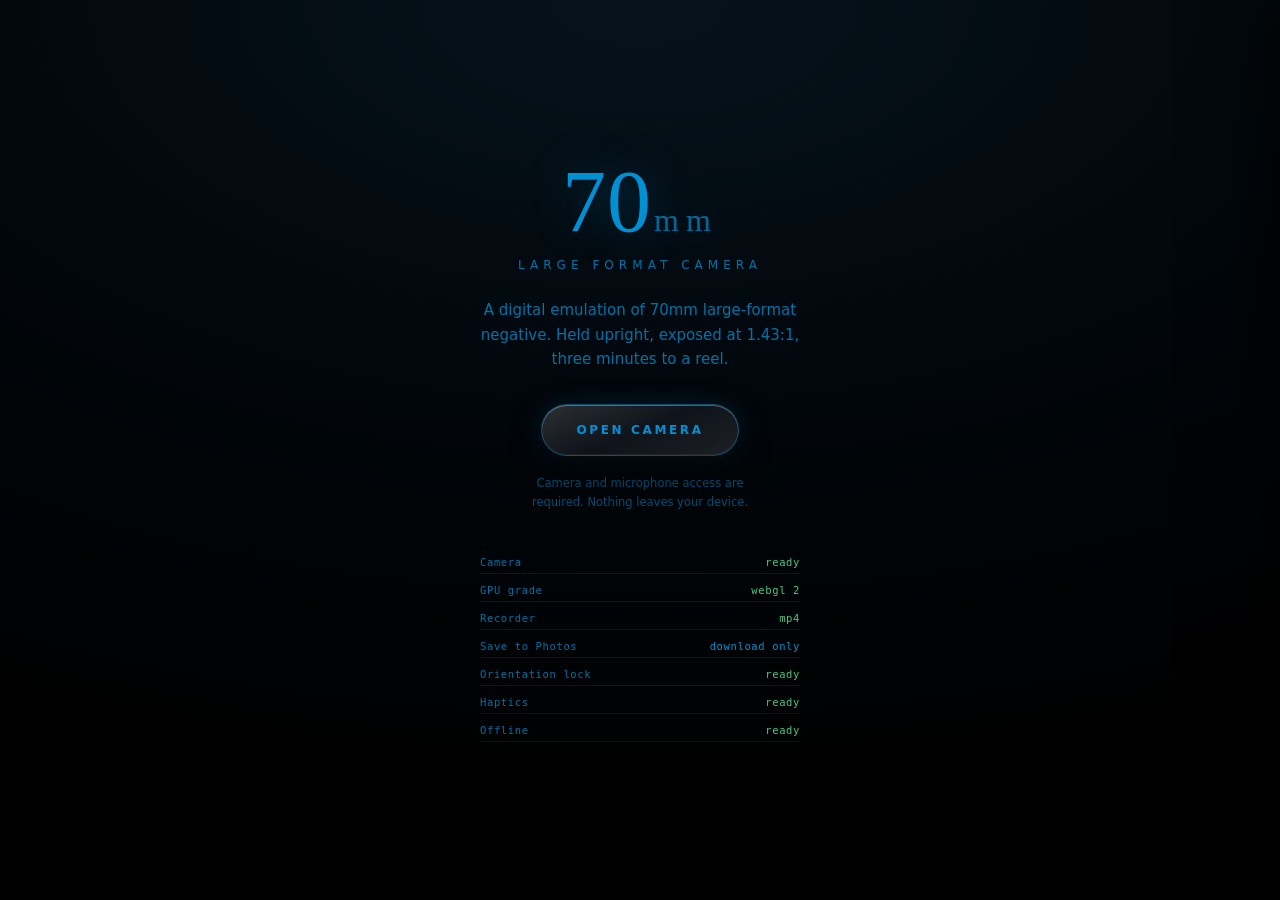
<file: index.html>
<!DOCTYPE html>
<html lang="en">
<head>
<meta charset="utf-8" />
<meta name="viewport" content="width=device-width, initial-scale=1, viewport-fit=cover, user-scalable=no, maximum-scale=1" />
<meta name="theme-color" content="#000000" />
<meta name="description" content="Shoot on a digital emulation of 70mm IMAX film." />

<!-- iOS standalone / PWA -->
<meta name="apple-mobile-web-app-capable" content="yes" />
<meta name="mobile-web-app-capable" content="yes" />
<meta name="apple-mobile-web-app-status-bar-style" content="black-translucent" />
<meta name="apple-mobile-web-app-title" content="70 mm" />
<link rel="apple-touch-icon" href="assets/favicon.png" />
<link rel="icon" href="assets/favicon.png" />
<link rel="manifest" href="manifest.webmanifest" />

<title>70 mm — Large Format Camera</title>

<link rel="stylesheet" href="css/reset.css" />
<link rel="stylesheet" href="css/main.css" />
</head>
<body>

<div id="app" class="app" data-screen="intro">

  <!-- ══════════════════════════════════════════════════════════════
       INTRO / PERMISSION SCREEN
       ══════════════════════════════════════════════════════════════ -->
  <section class="screen screen--intro" id="screen-intro" aria-labelledby="intro-title">
    <div class="intro__inner">
      <div class="wordmark" aria-hidden="true">
        <span class="wordmark__num">70</span><span class="wordmark__mm">mm</span>
      </div>
      <h1 class="intro__title" id="intro-title">Large Format Camera</h1>
      <p class="intro__body">
        A digital emulation of 70mm large-format negative.
        Held upright, exposed at&nbsp;1.43:1, three minutes to a reel.
      </p>

      <button class="btn btn--primary" id="btn-begin" type="button">
        <span>Open Camera</span>
      </button>

      <p class="intro__note" id="intro-note">
        Camera and microphone access are required. Nothing leaves your device.
      </p>

      <ul class="caps" id="caps-list" aria-label="Browser capability report"></ul>
    </div>
  </section>

  <!-- ══════════════════════════════════════════════════════════════
       CAMERA SCREEN
       ══════════════════════════════════════════════════════════════ -->
  <section class="screen screen--camera" id="screen-camera" aria-label="Camera">

    <!-- The gate. Everything the camera "sees" lives inside it. -->
    <div class="stage">
      <!-- The HUD sits *outside* the gate, above and below it.
           A 1.43:1 frame on an upright phone is always limited by
           the phone's width, so there is a great deal of unused
           screen above and below it and no reason at all to put
           readouts and controls on top of the picture the operator
           is trying to compose. Nothing here overlaps the frame. -->
      <div class="hud hud--above">
        <div class="hud__row hud__row--top">
          <div class="hud__group">
            <span class="rec" id="rec-dot" aria-hidden="true"></span>
            <span class="hud__timer" id="timer">00:00</span>
            <span class="hud__sep" aria-hidden="true">/</span>
            <span class="hud__remain" id="remaining">03:00</span>
          </div>
          <div class="hud__group hud__group--right">
            <span class="hud__tag" id="tag-format">1.43:1 · 70 mm</span>
          </div>
        </div>
      </div>

      <div class="frame" id="frame">
        <!-- The viewfinder: the raw camera feed, shown directly —
             no shader between the lens and the screen, the same as
             any other camera page. The film pipeline runs once, on
             developing, not here. -->
        <video id="source" class="frame__video" playsinline muted autoplay webkit-playsinline></video>

        <!-- Viewfinder furniture -->
        <div class="gate" aria-hidden="true">
          <span class="gate__mark gate__mark--tl"></span>
          <span class="gate__mark gate__mark--tr"></span>
          <span class="gate__mark gate__mark--bl"></span>
          <span class="gate__mark gate__mark--br"></span>
        </div>

        <!-- 1.90:1 safe-action guide. Two hairlines marking where a
             widescreen camera behind this same lens would have cut:
             same width, less height. Overlay only — never recorded,
             never developed into a take. -->
        <div class="guide" id="guide" aria-hidden="true">
          <span class="guide__band"><b class="guide__tag">1.90:1</b></span>
        </div>

        <!-- Tap-to-focus reticle -->
        <div class="reticle" id="reticle" aria-hidden="true"></div>

        <!-- Reel progress: a thin line that fills across 3 minutes -->
        <div class="reel" aria-hidden="true"><i id="reel-fill"></i></div>

        <!-- Shutter flash, photo mode only -->
        <div class="frame__flash" id="photo-flash" aria-hidden="true"></div>
      </div>

      <div class="hud hud--below">
        <div class="hud__row hud__row--bottom">
          <div class="hud__group hud__locks" id="locks">
            <button class="lock" id="btn-ae" type="button" aria-pressed="false">AE</button>
            <button class="lock" id="btn-awb" type="button" aria-pressed="false">AWB</button>
            <div class="ev" id="ev-wrap">
              <label class="ev__label" for="ev">EV</label>
              <input class="ev__slider" id="ev" type="range" min="-2" max="2" step="0.1" value="0" />
              <span class="ev__value" id="ev-value">0.0</span>
            </div>
          </div>
          <canvas class="histogram" id="histogram" width="128" height="48" aria-label="Live histogram"></canvas>
        </div>
      </div>
    </div>

    <!-- Controls live on the pillarbox bars, outside the gate. -->
    <div class="rail rail--left">
      <button class="icon-btn icon-btn--sm" id="btn-settings" type="button" aria-label="Settings">
        <svg viewBox="0 0 24 24" aria-hidden="true"><circle cx="12" cy="12" r="3.2"/><path d="M12 2.8v2.4M12 18.8v2.4M4.5 4.5l1.7 1.7M17.8 17.8l1.7 1.7M2.8 12h2.4M18.8 12h2.4M4.5 19.5l1.7-1.7M17.8 6.2l1.7-1.7"/></svg>
      </button>
      <button class="icon-btn icon-btn--sm" id="btn-torch" type="button" aria-label="Flash" aria-pressed="false">
        <svg viewBox="0 0 24 24" aria-hidden="true"><path d="M13.2 2.6L6 13.4h4.9L10.4 21.4l7.4-10.8h-4.9z"/></svg>
        <svg class="icon-btn__slash" viewBox="0 0 24 24" aria-hidden="true"><path d="M4 20L20 4"/></svg>
      </button>
    </div>

    <div class="rail rail--right">
      <!-- The capture column: zoom above the shutter, and below it a
           row carrying the mode toggle with the gallery and guide
           either side. All of it is the same decision — what this
           press will expose, and where the last one went — so it
           stacks on one axis through the button that makes it,
           rather than scattering across the rail. -->
      <div class="capture">
        <!-- Zoom is a carousel, not a row: whichever level is
             selected sits centred over the shutter and the rest
             slide out either side of it. The slot each circle
             occupies is set from JS (see updateZoomUI) because it
             depends on which lenses this device actually has. -->
        <div class="zoom" id="zoom" role="group" aria-label="Zoom">
          <button type="button" data-zoom="0.5" id="btn-zoom-05" aria-pressed="false">0.5×</button>
          <button type="button" data-zoom="1" aria-pressed="true">1×</button>
          <button type="button" data-zoom="2" aria-pressed="false">2×</button>
        </div>

        <button class="shutter" id="btn-record" type="button" aria-label="Start recording" disabled>
          <span class="shutter__inner" id="shutter-inner"></span>
          <svg class="shutter__ring" viewBox="0 0 100 100" aria-hidden="true">
            <circle class="shutter__track" cx="50" cy="50" r="45"/>
            <circle class="shutter__progress" id="shutter-progress" cx="50" cy="50" r="45"/>
          </svg>
        </button>

        <!-- The bottom row. A 1fr–auto–1fr grid, not a plain flex
             row: the two flanking buttons are different widths, and
             only a grid keeps the mode toggle itself dead centre
             under the shutter regardless of that. -->
        <div class="capture__row">
          <!-- The reel shelf, wearing the last thing shot: a
               camera-roll button that shows what is actually on the
               roll reads as a way back to it, where a generic icon
               reads as a menu. The <img> is only shown once a
               thumbnail is in hand; until then the icon stands in.
               See Gallery.refresh(). -->
          <button class="icon-btn" id="btn-gallery" type="button" aria-label="Gallery">
            <svg viewBox="0 0 24 24" aria-hidden="true"><rect x="3" y="5" width="18" height="14" rx="2"/><path d="M3 15l5-4 4 3 3-2 6 4"/><circle cx="8.5" cy="9.5" r="1.4"/></svg>
            <img class="icon-btn__thumb" id="gallery-thumb" alt="" aria-hidden="true" hidden />
            <span class="icon-btn__badge" id="gallery-count" hidden>0</span>
          </button>

          <!-- Capture mode. Photo runs the same gate, grade and
               border as a take — one frame instead of a reel. -->
          <div class="mode" id="mode-toggle" role="group" aria-label="Capture mode">
            <button type="button" data-mode="video" aria-pressed="true">VIDEO</button>
            <button type="button" data-mode="photo" aria-pressed="false">PHOTO</button>
          </div>

          <button class="icon-btn icon-btn--sm" id="btn-guide" type="button" aria-label="1.90:1 framing guide" aria-pressed="false">
            <svg viewBox="0 0 24 24" aria-hidden="true">
              <rect x="2.5" y="4" width="19" height="16" rx="1.6"/>
              <path class="icon-btn__dash" d="M2.5 8.5h19M2.5 15.5h19"/>
            </svg>
            <span class="icon-btn__caption" id="guide-label">1.90:1 Guide</span>
          </button>
        </div>
      </div>
    </div>

    <!-- Portrait lockout -->
    <div class="rotate" id="rotate-overlay" role="alert">
      <div class="rotate__inner">
        <svg class="rotate__icon" viewBox="0 0 64 64" aria-hidden="true">
          <rect x="20" y="6" width="24" height="42" rx="4"/>
          <path class="rotate__arrow" d="M48 44a20 20 0 0 1-20 14"/>
          <path class="rotate__arrow" d="M31 54l-4 4 4 4"/>
        </svg>
        <p class="rotate__text">Hold your phone upright to record.</p>
      </div>
    </div>
  </section>

  <!-- ══════════════════════════════════════════════════════════════
       PROCESSING
       ══════════════════════════════════════════════════════════════ -->
  <section class="screen screen--processing" id="screen-processing" aria-label="Processing">
    <!-- The actual developed frame, live, as it comes off the pass. -->
    <div class="stage" data-ratio="export">
      <div class="frame" id="develop-frame"></div>
    </div>
    <div class="processing__inner">
      <div class="processing__reel" aria-hidden="true"><i></i><i></i><i></i></div>
      <p class="processing__label">Developing</p>
      <p class="processing__sub" id="processing-sub">Developing…</p>
      <div class="processing__bar"><i id="processing-progress"></i></div>
    </div>
  </section>

  <!-- ══════════════════════════════════════════════════════════════
       PLAYBACK
       ══════════════════════════════════════════════════════════════ -->
  <section class="screen screen--playback" id="screen-playback" aria-label="Playback">
    <div class="stage" data-ratio="export">
      <div class="frame frame--playback">
        <!-- The recorded file already carries the sprocket frame in
             its own pixels, so there is no decorative .gate overlay
             here — the picture is the framing furniture now. -->
        <video id="player" class="frame__video" playsinline webkit-playsinline></video>
        <!-- A still is reviewed in the same frame, on its own
             element: a <video> cannot show a JPEG, and swapping the
             element's type at runtime is worse than having both. -->
        <img id="player-photo" class="frame__video" alt="Captured still" hidden />
        <div class="hud hud--playback">
          <div class="hud__row hud__row--top">
            <span class="hud__timer" id="pb-time">00:00</span>
            <span class="hud__tag" id="pb-meta">1.43:1 · 70 mm</span>
          </div>
        </div>
        <div class="scrub"><i id="scrub-fill"></i></div>
      </div>
    </div>

    <div class="rail rail--left">
      <button class="icon-btn icon-btn--sm danger" id="btn-delete" type="button" aria-label="Delete take">
        <svg viewBox="0 0 24 24" aria-hidden="true"><path d="M4 7h16M9 7V4.8h6V7M6.5 7l1 12.2h9L17 7"/></svg>
      </button>
      <button class="icon-btn icon-btn--sm" id="btn-restart" type="button" aria-label="Restart">
        <svg viewBox="0 0 24 24" aria-hidden="true"><path d="M5 12a7 7 0 1 0 2.1-5"/><path d="M4 3v5h5"/></svg>
      </button>
    </div>

    <div class="rail rail--right">
      <button class="icon-btn icon-btn--sm" id="btn-back-camera" type="button" aria-label="Back to camera">
        <svg viewBox="0 0 24 24" aria-hidden="true"><circle cx="12" cy="13" r="4"/><path d="M3 8.5h4L8.5 6h7L17 8.5h4v10H3z"/></svg>
      </button>
      <button class="playpause" id="btn-playpause" type="button" aria-label="Play">
        <svg class="ico-play" viewBox="0 0 24 24" aria-hidden="true"><path d="M8 5.5v13l11-6.5z"/></svg>
        <svg class="ico-pause" viewBox="0 0 24 24" aria-hidden="true"><path d="M8.5 5.5h3v13h-3zM12.5 5.5h3v13h-3z"/></svg>
      </button>
      <button class="icon-btn icon-btn--sm accent" id="btn-save" type="button" aria-label="Save">
        <svg viewBox="0 0 24 24" aria-hidden="true"><path d="M12 3.5v11M7.5 10.5L12 15l4.5-4.5M4.5 15.5v3a2 2 0 0 0 2 2h11a2 2 0 0 0 2-2v-3"/></svg>
      </button>
    </div>
  </section>

  <!-- ══════════════════════════════════════════════════════════════
       GALLERY
       ══════════════════════════════════════════════════════════════ -->
  <section class="screen screen--gallery" id="screen-gallery" aria-label="Gallery">
    <header class="sheet__head">
      <h2 class="sheet__title">Reels</h2>
      <button class="text-btn" id="btn-gallery-close" type="button">Close</button>
    </header>
    <div class="gallery" id="gallery-list"></div>
    <p class="gallery__empty" id="gallery-empty">No takes yet.</p>
  </section>

  <!-- ══════════════════════════════════════════════════════════════
       SETTINGS SHEET
       ══════════════════════════════════════════════════════════════ -->
  <aside class="sheet" id="sheet-settings" aria-label="Settings" aria-hidden="true">
    <header class="sheet__head">
      <h2 class="sheet__title">Stock &amp; Lab</h2>
      <button class="text-btn" id="btn-settings-close" type="button">Done</button>
    </header>
    <div class="sheet__body" id="settings-body"><!-- built by Settings.js --></div>
    <footer class="sheet__foot">
      <button class="text-btn" id="btn-reset-look" type="button">Reset to 70mm default</button>
    </footer>
  </aside>

  <div class="scrim" id="scrim" hidden></div>
  <div class="toast" id="toast" role="status" aria-live="polite"></div>
</div>

<script type="module" src="js/main.js"></script>
</body>
</html>
</file>
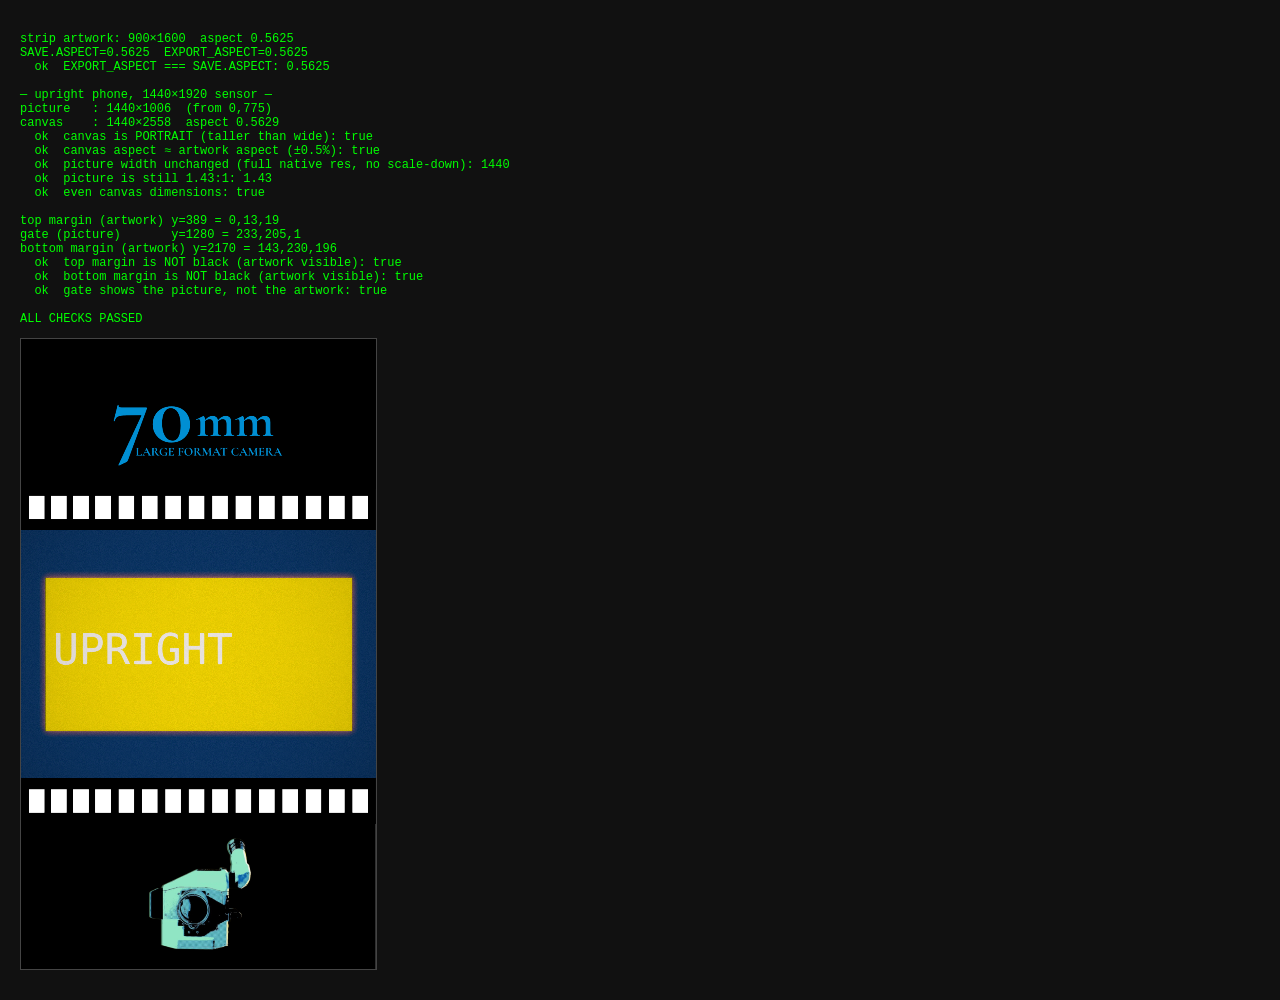
<file: lab-test.html>
<!DOCTYPE html><html><head><meta charset="utf-8"><title>lab test</title>
<style>body{background:#111;color:#0f0;font:12px monospace;padding:12px}
canvas{border:1px solid #444;max-height:70vh;display:block;margin:10px 0}</style></head><body>
<pre id="log"></pre>
<script type="module">
import { FORMAT, SAVE, EXPORT_ASPECT, EXPORT_FRAME, LOOK } from './js/config.js';
import { FilmRenderer } from './js/components/FilmRenderer.js';

const el = document.getElementById('log');
const log = (...a) => { el.textContent += a.join(' ') + '\n'; };
let fails = 0;
const check = (name, got, want) => {
  const ok = got === want; if (!ok) fails++;
  log((ok ? '  ok  ' : ' FAIL ') + name + ': ' + got + (ok ? '' : '  (expected ' + want + ')'));
};

function fakeSource(w, h) {
  const c = document.createElement('canvas');
  c.width = w; c.height = h;
  const g = c.getContext('2d');
  g.fillStyle = '#204060'; g.fillRect(0, 0, w, h);
  g.fillStyle = '#ffcc22'; g.fillRect(w * 0.1, h * 0.35, w * 0.8, h * 0.3);
  g.fillStyle = '#fff'; g.font = (w / 9) + 'px monospace';
  g.fillText('UPRIGHT', w * 0.12, h * 0.52);
  g.fillStyle = '#e33'; g.fillRect(0, 0, w, 12); g.fillRect(0, h - 12, w, 12);
  Object.defineProperty(c, 'videoWidth',  { get: () => w });
  Object.defineProperty(c, 'videoHeight', { get: () => h });
  Object.defineProperty(c, 'readyState',  { get: () => 4 });
  return c;
}

const strip = new Image();
strip.src = EXPORT_FRAME.image;
strip.onload = () => {
  log('strip artwork: ' + strip.naturalWidth + '×' + strip.naturalHeight +
      '  aspect ' + (strip.naturalWidth / strip.naturalHeight).toFixed(4));
  log('SAVE.ASPECT=' + SAVE.ASPECT.toFixed(4) + '  EXPORT_ASPECT=' + EXPORT_ASPECT.toFixed(4));
  check('EXPORT_ASPECT === SAVE.ASPECT', EXPORT_ASPECT, SAVE.ASPECT);
  log('');

  const canvas = document.createElement('canvas');
  const r = new FilmRenderer(canvas, LOOK);
  r.setQuality('high');
  r.setFilmStrip(strip);
  r.setSteady(true);

  log('— upright phone, 1440×1920 sensor —');
  r.setSource(fakeSource(1440, 1920));
  r.render(0);
  log('picture   : ' + r.width + '×' + r.height + '  (from ' + r.gateX + ',' + r.gateY + ')');
  log('canvas    : ' + canvas.width + '×' + canvas.height +
      '  aspect ' + (canvas.width / canvas.height).toFixed(4));

  check('canvas is PORTRAIT (taller than wide)', canvas.width < canvas.height, true);
  check('canvas aspect ≈ artwork aspect (±0.5%)',
        Math.abs(canvas.width / canvas.height - strip.naturalWidth / strip.naturalHeight) < 0.005, true);
  check('picture width unchanged (full native res, no scale-down)', r.width, 1440);
  check('picture is still 1.43:1', (r.width / r.height).toFixed(2), FORMAT.ASPECT.toFixed(2));
  check('even canvas dimensions', canvas.width % 2 === 0 && canvas.height % 2 === 0, true);

  document.body.appendChild(canvas);

  // --- pixel probes: top margin art / gate picture / bottom margin art ----
  const g2 = document.createElement('canvas');
  g2.width = canvas.width; g2.height = canvas.height;
  const cx = g2.getContext('2d');
  cx.drawImage(canvas, 0, 0);
  const px = (x, y) => { const d = cx.getImageData(x, y, 1, 1).data; return d[0] + ',' + d[1] + ',' + d[2]; };
  const midX = canvas.width >> 1;
  // r.gateY/r.height are GL-space (0 at canvas bottom); the probes
  // below read the 2D canvas, which is y-down, so it's the inverse.
  const topMarginY = Math.round((canvas.height - r.gateY - r.height) / 2);
  const gateY = canvas.height - Math.round(r.gateY + r.height / 2);
  const bottomMarginY = canvas.height - Math.round(r.gateY / 2);
  log('\ntop margin (artwork) y=' + topMarginY + ' = ' + px(midX, topMarginY));
  log('gate (picture)       y=' + gateY + ' = ' + px(midX, gateY));
  log('bottom margin (artwork) y=' + bottomMarginY + ' = ' + px(midX, bottomMarginY));

  check('top margin is NOT black (artwork visible)', px(midX, topMarginY) !== '0,0,0', true);
  check('bottom margin is NOT black (artwork visible)', px(midX, bottomMarginY) !== '0,0,0', true);
  check('gate shows the picture, not the artwork', px(midX, gateY) !== '0,0,0', true);

  log('\n' + (fails ? fails + ' FAILURE(S)' : 'ALL CHECKS PASSED'));
};
strip.onerror = () => log('FAILED to load ' + EXPORT_FRAME.image);
</script></body></html>
</file>
<file: css/main.css>
/* ============================================================
   main.css — 70 mm
   Black ground, glass chrome, one ink colour. Nothing competes
   with the image inside the gate.
   ============================================================ */

:root {
  /* ---- ground ---------------------------------------------
     Pure black. The gate sits on it; the glass floats above. */
  --ground:       #000000;

  /* ---- glass ----------------------------------------------
     On a black background there is nothing behind a panel to
     refract, so the *rim* is what sells it: a bright top edge, a
     dark bottom, and a diagonal fill that reads as a sheet
     catching light. backdrop-filter then does the rest wherever
     there is something underneath worth blurring. */
  --glass:        linear-gradient(157deg,
                    rgba(255, 255, 255, 0.10) 0%,
                    rgba(255, 255, 255, 0.035) 48%,
                    rgba(255, 255, 255, 0.06) 100%);
  --glass-strong: linear-gradient(157deg,
                    rgba(255, 255, 255, 0.17) 0%,
                    rgba(255, 255, 255, 0.06) 50%,
                    rgba(255, 255, 255, 0.11) 100%);
  --glass-blur:   blur(26px) saturate(180%);
  --rim:          inset 0 1px 0 rgba(255, 255, 255, 0.30),
                  inset 0 -1px 0 rgba(255, 255, 255, 0.05);
  --cast:         0 10px 30px rgba(0, 0, 0, 0.6);

  --line:         rgba(255, 255, 255, 0.14);
  --line-strong:  rgba(255, 255, 255, 0.26);

  /* ---- ink ------------------------------------------------
     One colour, three weights. On black, #0090D4 clears 5.7:1
     against the ground, so body text sits at full strength and
     the lighter weights are kept for genuinely secondary
     information. */
  --ink:          #0090D4;
  --ink-dim:      rgba(0, 144, 212, 0.78);
  --ink-faint:    rgba(0, 144, 212, 0.52);

  --accent:       #0090D4;
  --glow:         rgba(0, 144, 212, 0.40);
  --rec:          #ff3b30;
  --danger:       #ff6b5e;

  /* ---- type ---------------------------------------------- */
  --sans: ui-sans-serif, -apple-system, "SF Pro Text", "Helvetica Neue", Inter, system-ui, sans-serif;
  --serif: ui-serif, "New York", Georgia, "Times New Roman", serif;
  --mono: ui-monospace, "SF Mono", Menlo, "Roboto Mono", monospace;

  /* ---- metrics ------------------------------------------- */
  --rail: clamp(58px, 9vw, 92px);
  --safe-l: env(safe-area-inset-left, 0px);
  --safe-r: env(safe-area-inset-right, 0px);
  --safe-t: env(safe-area-inset-top, 0px);
  --safe-b: env(safe-area-inset-bottom, 0px);

  --ease: cubic-bezier(0.22, 0.61, 0.36, 1);

  /* Gate aspect, mirrored from FORMAT.ASPECT in config.js. Only a
     pre-script fallback — GateFit sets exact pixels — but it must
     agree, or the frame jumps on first paint. */
  --gate-aspect: 1.43;

  /* A developed take's own aspect — the whole saved file, sprocket
     bars and vertical letterboxing included — mirrored from
     EXPORT_ASPECT (= SAVE.ASPECT) in config.js. Vertical on purpose:
     the picture inside is wide, but the file itself is a 9:16
     container so it opens right-way-up on a phone. Same
     pre-script-fallback reasoning as --gate-aspect above. */
  --export-aspect: 0.5625;

  /* The 1.90:1 framing guide's band, as a share of the gate's own
     height: (1 / 1.90) ÷ (1 / 1.43). Two cameras behind the same
     lens see the same width, so the narrower format is simply
     shorter — 75.26% of a 1.43:1 frame, leaving 12.37% lost off the
     top and the same off the bottom. Mirrored from GUIDE.ASPECT. */
  --guide-band: 75.2632%;
  --guide-inset: 12.3684%;
}

body {
  font-family: var(--sans);
  color: var(--ink);
  background: var(--ground);
}

.app {
  position: fixed;
  inset: 0;
  overflow: hidden;
  background: var(--ground);
}

/* ============================================================
   SCREENS — only one visible at a time, driven by [data-screen]
   ============================================================ */
.screen {
  position: absolute;
  inset: 0;
  display: none;
  opacity: 0;
  transition: opacity 320ms var(--ease);
}
.screen.is-active { display: block; opacity: 1; }

/* ============================================================
   INTRO
   ============================================================ */
.screen--intro {
  background:
    radial-gradient(120% 90% at 50% 0%, #06131c 0%, #01060a 52%, #000 100%);
  overflow-y: auto;
  -webkit-overflow-scrolling: touch;
}
.intro__inner {
  min-height: 100%;
  display: flex;
  flex-direction: column;
  align-items: center;
  justify-content: center;
  gap: 18px;
  text-align: center;
  padding: calc(40px + var(--safe-t)) calc(28px + var(--safe-r)) calc(40px + var(--safe-b)) calc(28px + var(--safe-l));
  max-width: 560px;
  margin: 0 auto;
}

.wordmark {
  font-family: var(--serif);
  letter-spacing: 0.06em;
  line-height: 1;
  display: flex;
  align-items: baseline;
  gap: 2px;
  color: var(--ink);
  text-shadow: 0 0 44px var(--glow);
}
.wordmark__num { font-size: clamp(52px, 16vw, 88px); font-weight: 300; }
.wordmark__mm {
  font-size: clamp(20px, 6vw, 32px);
  font-weight: 300;
  letter-spacing: 0.22em;
  opacity: 0.7;
}

.intro__title {
  font-size: 12px;
  font-weight: 500;
  letter-spacing: 0.42em;
  text-transform: uppercase;
  color: var(--ink-dim);
  margin-top: -6px;
}
.intro__body {
  font-size: 15px;
  line-height: 1.65;
  color: var(--ink-dim);
  max-width: 34ch;
  margin-top: 8px;
}
.intro__note {
  font-size: 11.5px;
  line-height: 1.6;
  color: var(--ink-faint);
  max-width: 32ch;
}

.btn {
  display: inline-flex;
  align-items: center;
  justify-content: center;
  min-height: 52px;
  padding: 0 34px;
  margin-top: 14px;
  border-radius: 999px;
  border: 1px solid var(--line);
  background: transparent;
  font-size: 12px;
  font-weight: 600;
  letter-spacing: 0.22em;
  text-transform: uppercase;
  color: var(--ink);
  transition: transform 160ms var(--ease), box-shadow 240ms var(--ease);
}
.btn:active { transform: scale(0.975); }
.btn--primary {
  background: var(--glass-strong);
  backdrop-filter: var(--glass-blur);
  -webkit-backdrop-filter: var(--glass-blur);
  border-color: rgba(0, 144, 212, 0.42);
  box-shadow: var(--rim), var(--cast), 0 0 26px rgba(0, 144, 212, 0.18);
}
.btn--primary:active {
  box-shadow: var(--rim), var(--cast), 0 0 40px rgba(0, 144, 212, 0.34);
}
.btn[disabled] { opacity: 0.4; }

/* capability report */
.caps {
  margin-top: 22px;
  display: grid;
  gap: 5px;
  width: 100%;
  max-width: 320px;
  font-family: var(--mono);
  font-size: 10.5px;
  color: var(--ink-faint);
}
.caps li {
  display: flex;
  justify-content: space-between;
  gap: 12px;
  padding: 5px 0;
  border-bottom: 1px solid rgba(255, 255, 255, 0.07);
  letter-spacing: 0.06em;
}
.caps b { font-weight: 500; color: var(--ink-dim); }
.caps .ok  { color: #46c88a; }
.caps .no  { color: #ff7a6d; }
.caps .meh { color: var(--ink); }

/* ============================================================
   STAGE + GATE
   ============================================================ */
.screen--camera, .screen--playback { background: var(--ground); }

.stage {
  position: absolute;
  inset: 0;
  display: grid;
  place-items: center;
  padding: 6px calc(var(--rail) + var(--safe-r)) 6px calc(var(--rail) + var(--safe-l));
}

/* The gate: a strict FORMAT.ASPECT box that fits the available
   space. These rules are the pre-script fallback only — GateFit
   sets an exact pixel size from a ResizeObserver, because vh units
   lie on iOS while the URL bar is collapsing, and the gate must
   never be *approximately* the right ratio. */
.frame {
  position: relative;
  aspect-ratio: var(--gate-aspect);
  width: 100%;
  max-width: 100%;
  background: #000;
  overflow: hidden;
  border-radius: 3px;
  /* A hairline, a cast shadow, and a breath of the ink colour so
     the glass either side has something to catch. */
  box-shadow:
    0 0 0 1px rgba(255, 255, 255, 0.12),
    0 24px 70px rgba(0, 0, 0, 0.9),
    0 0 90px rgba(0, 144, 212, 0.10);
  transition: filter 420ms var(--ease), opacity 420ms var(--ease);
}
/* Once GateFit has measured, the pixel size wins outright. */
.frame[data-fitted] { width: auto; max-width: none; aspect-ratio: auto; }

/* A stage opted into a different fixed ratio (see GateFit.js) needs
   the same pre-script fallback as --gate-aspect above, or its frame
   is the wrong shape for one frame before JS measures it. */
.stage[data-ratio="export"] .frame { aspect-ratio: var(--export-aspect); }

.frame__canvas, .frame__video {
  position: absolute;
  inset: 0;
  width: 100%;
  height: 100%;
  object-fit: cover;
  background: #000;
}
/* A developed take's own pixel aspect and --export-aspect are the
   same constant by construction, but object-fit: contain is used
   here anyway rather than cover — if integer pixel rounding ever
   puts them a hair apart, contain lets a sliver of letterbox show
   rather than cropping into the sprocket holes. */
.frame--playback .frame__video { object-fit: contain; }

/* Held the wrong way for the gate, the live image is defocused
   rather than hidden — the camera keeps running so recovery is
   instant. data-gate-ok is set by the app from FORMAT.ASPECT, so
   this works for a tall gate and a wide one alike. */
.app[data-gate-ok="false"] .frame {
  filter: blur(22px) saturate(0.4) brightness(0.42);
}

/* Gate corner marks stay neutral white: they are framing
   furniture read against arbitrary imagery, not UI text. */
.gate { position: absolute; inset: 0; pointer-events: none; }
.gate__mark {
  position: absolute;
  width: 16px; height: 16px;
  border: 1px solid rgba(255, 255, 255, 0.32);
}
.gate__mark--tl { top: 10px; left: 10px; border-right: 0; border-bottom: 0; }
.gate__mark--tr { top: 10px; right: 10px; border-left: 0; border-bottom: 0; }
.gate__mark--bl { bottom: 10px; left: 10px; border-right: 0; border-top: 0; }
.gate__mark--br { bottom: 10px; right: 10px; border-left: 0; border-top: 0; }

/* ============================================================
   1.90:1 FRAMING GUIDE
   ------------------------------------------------------------
   Where a widescreen camera behind this same lens would have cut.
   Hairlines rather than a mask: the operator still has to see the
   picture outside them to know what they are giving up, so the
   band is marked, not the loss. The faint surround is one spread
   box-shadow — enough to read which side of the line is safe,
   nowhere near enough to grade by.

   Viewfinder only. Nothing here exists on the record path: the
   develop pass reads the raw camera file, not the DOM.
   ============================================================ */
.guide {
  position: absolute;
  inset: 0;
  pointer-events: none;
  opacity: 0;
  transition: opacity 220ms var(--ease);
}
.app[data-guide="true"] .guide { opacity: 1; }

.guide__band {
  position: absolute;
  left: 0; right: 0;
  top: var(--guide-inset);
  height: var(--guide-band);
  border-top: 1px solid rgba(255, 255, 255, 0.62);
  border-bottom: 1px solid rgba(255, 255, 255, 0.62);
  box-shadow: 0 0 0 100vmax rgba(0, 0, 0, 0.30);
}
.guide__tag {
  position: absolute;
  top: 5px; left: 8px;
  font-family: var(--mono);
  font-size: 8.5px;
  font-weight: 400;
  letter-spacing: 0.18em;
  color: rgba(255, 255, 255, 0.72);
  text-shadow: 0 1px 3px rgba(0, 0, 0, 0.9);
}

/* ============================================================
   HUD
   ============================================================ */
.hud {
  position: absolute;
  inset: 0;
  padding: 14px 16px;
  display: flex;
  flex-direction: column;
  justify-content: space-between;
  pointer-events: none;
  font-family: var(--mono);
  font-size: 11px;
  letter-spacing: 0.14em;
  /* The HUD sits over live imagery, so every glyph carries its own
     shadow rather than relying on a background — but a tight, dense
     shadow reads as a crisp outline, where a wide soft one reads as
     the text itself being blurry. Small radius, high opacity. */
  text-shadow: 0 1px 2px rgba(0, 0, 0, 0.95), 0 0 1px rgba(0, 0, 0, 0.95);
}

/* ---- the camera HUD, out of the picture ---------------------
   On the camera screen the readouts and the manual controls are
   siblings of the gate rather than an overlay on it: a 1.43:1
   frame on an upright phone is always limited by the phone's
   width, so there is a great deal of screen above and below it
   and no reason to compose a shot through a layer of chips. The
   stage becomes a centred column — top row, gate, bottom row —
   which also means the rows hug the frame instead of drifting to
   the extremes of the surround. Safe because that gate can never
   be the tall one: 1.43 wide in a portrait viewport is width-
   limited by definition, so there is always height to spare for
   the two rows. */
.screen--camera .stage {
  display: flex;
  flex-direction: column;
  align-items: center;
  justify-content: center;
  gap: 12px;
}
.screen--camera .hud {
  position: static;
  inset: auto;
  padding: 0 2px;
  width: 100%;
  flex: 0 0 auto;
  /* No longer over live imagery, so the per-glyph shadow that
     kept the HUD legible against a scene is just noise here. */
  text-shadow: none;
}
/* Below the gate the row has the whole width of the screen and no
   picture to protect, so it wraps into as many lines as it needs
   instead of stacking into a narrow column the way it had to when
   it lived inside a tall gate. */
.screen--camera .hud__row--bottom {
  flex-wrap: wrap;
  justify-content: center;
  align-items: center;
  gap: 10px 12px;
}

.hud__row { display: flex; align-items: center; justify-content: space-between; gap: 12px; }
.hud__row--bottom { align-items: flex-end; }
.hud__group { display: flex; align-items: center; gap: 9px; }

.hud__timer { color: #fff; font-variant-numeric: tabular-nums; }
.hud__sep, .hud__remain { color: var(--ink-dim); font-variant-numeric: tabular-nums; }
.hud__tag { color: var(--ink); font-size: 10px; letter-spacing: 0.2em; }

.rec {
  width: 8px; height: 8px;
  border-radius: 50%;
  background: rgba(255, 255, 255, 0.20);
  transition: background 200ms var(--ease);
}
.app[data-recording="true"] .rec {
  background: var(--rec);
  box-shadow: 0 0 12px rgba(255, 59, 48, 0.85);
  animation: tally 1.1s steps(1, end) infinite;
}
@keyframes tally { 0%, 55% { opacity: 1; } 56%, 100% { opacity: 0.25; } }

/* ---- in-gate glass chips ------------------------------------
   These float over the live preview. A real backdrop-filter here
   would make the compositor re-blur a 60fps WebGL surface every
   frame — expensive, and for no visible gain over a moving
   photographic image. So the chips use a dark fill plus the same
   rim highlight: identical read, none of the per-frame cost. */
.hud__locks { pointer-events: auto; gap: 8px; flex-wrap: wrap; }
.lock, .ev {
  height: 27px;
  border: 1px solid var(--line);
  border-radius: 8px;
  background:
    linear-gradient(157deg, rgba(255, 255, 255, 0.13), rgba(255, 255, 255, 0.04)),
    rgba(0, 0, 0, 0.42);
  box-shadow: var(--rim), 0 4px 14px rgba(0, 0, 0, 0.45);
}
.lock {
  padding: 0 11px;
  font-family: var(--mono);
  font-size: 9.5px;
  letter-spacing: 0.18em;
  color: var(--ink-dim);
  transition: color 180ms var(--ease), background 180ms var(--ease),
              box-shadow 180ms var(--ease);
}
.lock[aria-pressed="true"] {
  color: #02141d;
  background: var(--accent);
  border-color: rgba(255, 255, 255, 0.45);
  box-shadow: var(--rim), 0 0 18px var(--glow);
}
.lock[hidden] { display: none; }

.ev { display: flex; align-items: center; gap: 7px; padding: 0 11px; }
.ev__label, .ev__value {
  font-family: var(--mono);
  font-size: 9.5px;
  letter-spacing: 0.16em;
  color: var(--ink-faint);
  font-variant-numeric: tabular-nums;
}
.ev__value { min-width: 3ch; text-align: right; color: var(--ink-dim); }
.ev__slider {
  -webkit-appearance: none;
  appearance: none;
  width: clamp(64px, 16vw, 120px);
  height: 16px;
  background: transparent;
}
.ev__slider::-webkit-slider-runnable-track { height: 1px; background: var(--line-strong); }
.ev__slider::-moz-range-track { height: 1px; background: var(--line-strong); }
.ev__slider::-webkit-slider-thumb {
  -webkit-appearance: none;
  width: 11px; height: 11px;
  margin-top: -5px;
  border-radius: 50%;
  background: #fff;
  box-shadow: 0 0 8px var(--glow);
}
.ev__slider::-moz-range-thumb {
  width: 11px; height: 11px; border: 0; border-radius: 50%;
  background: #fff; box-shadow: 0 0 8px var(--glow);
}

.histogram {
  width: 96px;
  height: 36px;
  opacity: 0.68;
  mix-blend-mode: screen;
}
.histogram[hidden] { display: none; }

/* reel consumption bar */
.reel {
  position: absolute;
  left: 0; right: 0; bottom: 0;
  height: 1.5px;
  background: rgba(255, 255, 255, 0.12);
  pointer-events: none;
}
.reel i {
  display: block;
  height: 100%;
  width: 0%;
  background: var(--accent);
  box-shadow: 0 0 10px var(--glow);
  transition: width 240ms linear;
}
.app[data-recording="true"] .reel i {
  background: var(--rec);
  box-shadow: 0 0 10px rgba(255, 59, 48, 0.6);
}

/* ============================================================
   ZOOM
   Lives in the bottom HUD row alongside the AE/AWB/EV chips, not
   as an independent floating overlay — that way it always reserves
   its own space instead of guessing a pixel offset that would only
   happen to clear whatever else is in that row on one screen size.
   A dark fill plus the rim highlight, not a real backdrop-filter:
   the same reasoning as the in-gate chips above — this sits over a
   continuously-updating live video, and re-blurring that every
   frame costs real GPU time for no visible gain over a flat panel.
   ============================================================ */
/* ============================================================
   ZOOM — a carousel centred on the shutter
   Each level is its own circle, and the selected one always sits
   directly above the shutter with the others parked either side.
   Selecting a different level slides the whole set along rather
   than moving a highlight between fixed positions: the control
   reads as one physical ring being turned, and the level you are
   actually on never moves out from under your thumb.

   Position comes from --slot (0 = centred, ±1 = one step out),
   written per button by updateZoomUI() — it depends on which
   lenses the device has, which CSS cannot know.
   ============================================================ */
.zoom {
  /* Declared here, not only on .capture: an undefined custom
     property makes the whole calc() below invalid, which silently
     drops the transform and stacks every circle on one spot. The
     control must survive being lifted out of its column. */
  --zoom-step: 42px;
  position: relative;
  z-index: 5;
  width: 100%;
  height: 38px;
  pointer-events: none;   /* the stage; only the circles are hit */
}
.zoom button {
  position: absolute;
  left: 50%;
  top: 50%;
  width: 30px; height: 30px;
  padding: 0;
  border-radius: 50%;
  font-family: var(--mono);
  font-size: 9.5px;
  font-weight: 600;
  letter-spacing: 0;
  color: var(--ink-dim);
  background: rgba(0, 0, 0, 0.42);
  border: 1px solid var(--line);
  box-shadow: var(--rim), 0 3px 10px rgba(0, 0, 0, 0.45);
  pointer-events: auto;
  transform: translate(-50%, -50%) translateX(calc(var(--slot, 0) * var(--zoom-step)));
  transition: transform 340ms var(--ease), width 240ms var(--ease),
              height 240ms var(--ease), color 200ms var(--ease),
              background 200ms var(--ease), font-size 240ms var(--ease);
}
.zoom button[aria-pressed="true"] {
  width: 38px; height: 38px;
  font-size: 11px;
  color: #02141d;
  background: var(--accent);
  border-color: transparent;
  box-shadow: 0 0 14px var(--glow);
}
.zoom button:active { filter: brightness(1.15); }
.zoom button[hidden] { display: none; }
.app[data-recording="true"] .zoom { opacity: 0.4; pointer-events: none; }
@media (prefers-reduced-motion: reduce) {
  .zoom button { transition-duration: 1ms; }
}

/* ============================================================
   CAPTURE COLUMN — zoom / shutter / bottom row, one axis
   ---------------------------------------------------------------
   Spacing is deliberately uneven, not a uniform gap: zoom sits
   close under the EV/histogram row above it, the shutter gets real
   breathing room on both sides of it, and gallery/guide sit out
   near the rail's own edges rather than huddled against the mode
   toggle. Each of those is a different distance, so each is its
   own margin rather than one flex `gap` trying to be all of them.
   ============================================================ */
.capture {
  --zoom-step: 42px;
  display: flex;
  flex-direction: column;
  align-items: center;
  /* Stretched to the rail's full width (not shrink-wrapped to its
     content) so .capture__row's 1fr tracks below have real room to
     push gallery/guide out toward the rail edges, rather than the
     row itself only ever being as wide as the mode toggle needs. */
  flex: 1 1 auto;
}
.capture .zoom { margin-bottom: 6px; }
.capture .shutter { margin: 14px 0 22px; }

/* Gallery — mode — guide, on one line.
   1fr auto 1fr keeps the mode toggle centred under the shutter no
   matter that the two flanking buttons are different sizes; a flex
   row would let the wider one push it off centre. The flanking
   cells are centred within their own track, and now that .capture
   is full-width, those tracks actually span from the mode toggle
   out to the rail's edge — which is the point. */
.capture__row {
  display: grid;
  grid-template-columns: 1fr auto 1fr;
  align-items: center;
  gap: 10px;
  width: 100%;
}
.capture__row > .icon-btn { justify-self: center; }

/* ============================================================
   CAPTURE MODE — photo / video
   Same segmented-pebble language as .zoom; it is the same kind of
   control, and the two sit on opposite rails doing the same job.
   ============================================================ */
.mode {
  display: flex;
  gap: 4px;
  padding: 4px;
  border-radius: 999px;
  background: rgba(0, 0, 0, 0.42);
  border: 1px solid var(--line);
  box-shadow: var(--rim), 0 4px 14px rgba(0, 0, 0, 0.45);
}
.mode button {
  min-width: 46px;
  height: 24px;
  padding: 0 9px;
  border-radius: 999px;
  font-family: var(--mono);
  font-size: 9px;
  font-weight: 600;
  letter-spacing: 0.1em;
  color: var(--ink-dim);
  transition: color 180ms var(--ease), background 180ms var(--ease);
}
.mode button[aria-pressed="true"] {
  color: #02141d;
  background: var(--accent);
  box-shadow: 0 0 12px var(--glow);
}
/* Mid-take the mode is not a live choice: stopping is. */
.app[data-recording="true"] .mode { opacity: 0.4; pointer-events: none; }

/* Photo mode has no reel to run down and no clock to show, so the
   video-only furniture stands down rather than sitting there at
   00:00 pretending. */
.app[data-mode="photo"] #rec-dot,
.app[data-mode="photo"] #timer,
.app[data-mode="photo"] .hud__sep,
.app[data-mode="photo"] #remaining,
.app[data-mode="photo"] .reel,
.app[data-mode="photo"] .shutter__ring { display: none; }

/* The shutter reads as a stills release in photo mode: a ring
   around the disc rather than a disc that morphs into a stop
   square. */
.app[data-mode="photo"] .shutter { box-shadow: var(--rim), var(--cast), inset 0 0 0 2px rgba(255, 255, 255, 0.5); }
.app[data-mode="photo"] .shutter__inner { width: 48px; height: 48px; }

/* One frame's worth of white, on the frame itself, when a still is
   taken — the oldest feedback in photography and still the clearest. */
.frame__flash {
  position: absolute;
  inset: 0;
  background: #fff;
  opacity: 0;
  pointer-events: none;
  z-index: 6;
}
.frame__flash.is-firing { animation: photo-flash 320ms var(--ease); }
@keyframes photo-flash {
  0%   { opacity: 0.85; }
  100% { opacity: 0; }
}
@media (prefers-reduced-motion: reduce) {
  .frame__flash.is-firing { animation-duration: 1ms; }
}

/* A still has no transport: no clock, no scrub, no play button. */
.app[data-take="photo"] #pb-time,
.app[data-take="photo"] .scrub,
.app[data-take="photo"] #btn-playpause,
.app[data-take="photo"] #btn-restart { display: none; }

/* ============================================================
   RAILS + CONTROLS
   Each control is its own floating glass pebble.

   The rails sit on whatever the gate does not fill, so which axis
   they run along follows how the phone is held (data-gate), not
   the picture's own shape: held sideways the gate pillarboxes and
   the rails run vertically at the sides; held upright — which is
   how this app is shot — it letterboxes and they run horizontally
   top and bottom.
   ============================================================ */
.rail {
  position: absolute;
  top: 0; bottom: 0;
  width: calc(var(--rail) + var(--safe-l));
  display: flex;
  flex-direction: column;
  align-items: center;
  justify-content: center;
  gap: 16px;
  z-index: 5;
}
.rail--left  { left: 0;  padding-left: var(--safe-l); }
.rail--right { right: 0; padding-right: var(--safe-r); width: calc(var(--rail) + var(--safe-r)); }

.icon-btn {
  position: relative;
  width: 44px; height: 44px;
  display: grid;
  place-items: center;
  border-radius: 50%;
  color: var(--ink);
  background: var(--glass);
  backdrop-filter: var(--glass-blur);
  -webkit-backdrop-filter: var(--glass-blur);
  border: 1px solid var(--line);
  box-shadow: var(--rim), 0 6px 18px rgba(0, 0, 0, 0.55);
  transition: transform 160ms var(--ease), background 200ms var(--ease),
              box-shadow 200ms var(--ease);
}
.icon-btn svg {
  width: 20px; height: 20px;
  fill: none;
  stroke: currentColor;
  stroke-width: 1.4;
  stroke-linecap: round;
  stroke-linejoin: round;
}
.icon-btn--sm { width: 40px; height: 40px; }
.icon-btn--sm svg { width: 18px; height: 18px; }
.icon-btn:active {
  transform: scale(0.92);
  background: var(--glass-strong);
  box-shadow: var(--rim), 0 4px 12px rgba(0, 0, 0, 0.6), 0 0 20px var(--glow);
}
.icon-btn.danger { color: var(--danger); }
.icon-btn[disabled] { opacity: 0.3; }

/* The gallery button wearing the last frame shot. It fills the
   pebble edge to edge — inset by the border so the glass rim still
   reads as the button's edge — and the icon underneath is hidden
   only once there is a real thumbnail to replace it, so the button
   is never briefly blank. */
.icon-btn__thumb {
  position: absolute;
  inset: 0;
  width: 100%; height: 100%;
  object-fit: cover;
  border-radius: 50%;
  /* The strip's own margins are near-black; a hairline keeps the
     thumbnail from dissolving into the ground behind it. */
  box-shadow: inset 0 0 0 1px rgba(255, 255, 255, 0.16);
}
.icon-btn__thumb[hidden] { display: none; }
#btn-gallery.has-thumb > svg { visibility: hidden; }

/* Flash: lit when on, struck through where the platform will not
   give a web page torch control at all. */
#btn-torch[aria-pressed="true"] {
  box-shadow: var(--rim), 0 6px 18px rgba(0, 0, 0, 0.55), 0 0 24px var(--glow);
}
#btn-torch[aria-pressed="true"] svg:first-child {
  fill: var(--accent);
  filter: drop-shadow(0 0 7px var(--glow));
}
.icon-btn__slash {
  position: absolute;
  inset: 0;
  margin: auto;
  opacity: 0;
  transition: opacity 180ms var(--ease);
}
#btn-torch.is-unavailable { opacity: 0.4; }
#btn-torch.is-unavailable .icon-btn__slash { opacity: 1; }

/* The 1.90:1 guide toggle. Lit when the guide is on, the same way
   the AE/AWB locks read — it is a mode, not an action. */
#btn-guide[aria-pressed="true"] {
  color: var(--accent);
  box-shadow: var(--rim), 0 6px 18px rgba(0, 0, 0, 0.55), 0 0 22px var(--glow);
}
#btn-guide[aria-pressed="true"] .icon-btn__dash { stroke-dasharray: none; }
.icon-btn__dash { stroke-dasharray: 2.6 2.6; opacity: 0.9; }

/* The ratio itself, captioned under the button rather than crammed
   inside it: absolutely positioned so it never changes the size of
   the pebble or the spacing of the rail it sits in. */
.icon-btn__caption {
  position: absolute;
  top: calc(100% + 3px);
  left: 50%;
  transform: translateX(-50%);
  white-space: nowrap;
  font-family: var(--mono);
  font-size: 8px;
  letter-spacing: 0.14em;
  color: var(--ink-faint);
  pointer-events: none;
  transition: color 180ms var(--ease);
}
#btn-guide[aria-pressed="true"] .icon-btn__caption { color: var(--accent); }

.icon-btn__badge {
  position: absolute;
  top: -2px; right: -2px;
  min-width: 16px; height: 16px;
  padding: 0 4px;
  border-radius: 999px;
  background: var(--accent);
  color: #02141d;
  font-family: var(--mono);
  font-size: 9px;
  font-weight: 700;
  display: grid;
  place-items: center;
  box-shadow: 0 0 12px var(--glow);
}

/* the shutter — a glass bezel around a physical-looking disc */
.shutter {
  position: relative;
  width: 64px; height: 64px;
  display: grid;
  place-items: center;
  border-radius: 50%;
  background: var(--glass);
  backdrop-filter: var(--glass-blur);
  -webkit-backdrop-filter: var(--glass-blur);
  border: 1px solid var(--line);
  box-shadow: var(--rim), var(--cast);
}
.shutter__ring {
  position: absolute;
  inset: 0;
  width: 100%; height: 100%;
  transform: rotate(-90deg);
  pointer-events: none;
}
.shutter__ring circle { fill: none; stroke-width: 3; }
.shutter__track { stroke: rgba(255, 255, 255, 0.14); }
.shutter__progress {
  stroke: var(--rec);
  stroke-linecap: round;
  stroke-dasharray: 283;
  stroke-dashoffset: 283;
  transition: stroke-dashoffset 240ms linear;
}
/* The disc stays white: it is a physical affordance, not text. */
.shutter__inner {
  width: 44px; height: 44px;
  border-radius: 50%;
  background: #fff;
  box-shadow: 0 1px 6px rgba(0, 0, 0, 0.5);
  transition: width 240ms var(--ease), height 240ms var(--ease),
              border-radius 240ms var(--ease), background 240ms var(--ease);
}
.app[data-recording="true"] .shutter__inner {
  width: 22px; height: 22px;
  border-radius: 5px;
  background: var(--rec);
  box-shadow: 0 0 18px rgba(255, 59, 48, 0.7);
}
.shutter:active .shutter__inner { transform: scale(0.94); }
.shutter[disabled] { opacity: 0.34; }
.shutter[disabled] .shutter__inner { background: rgba(255, 255, 255, 0.4); }

.playpause {
  width: 64px; height: 64px;
  display: grid;
  place-items: center;
  border-radius: 50%;
  color: var(--ink);
  background: var(--glass);
  backdrop-filter: var(--glass-blur);
  -webkit-backdrop-filter: var(--glass-blur);
  border: 1px solid var(--line);
  box-shadow: var(--rim), var(--cast);
  transition: transform 160ms var(--ease), box-shadow 200ms var(--ease);
}
.playpause svg { width: 24px; height: 24px; fill: currentColor; stroke: none; }
.playpause:active {
  transform: scale(0.94);
  box-shadow: var(--rim), var(--cast), 0 0 22px var(--glow);
}
.playpause .ico-pause { display: none; }
.app[data-playing="true"] .playpause .ico-play { display: none; }
.app[data-playing="true"] .playpause .ico-pause { display: block; }

.scrub {
  position: absolute;
  left: 0; right: 0; bottom: 0;
  height: 1.5px;
  background: rgba(255, 255, 255, 0.14);
}
.scrub i {
  display: block; height: 100%; width: 0%;
  background: var(--accent);
  box-shadow: 0 0 10px var(--glow);
}

/* ============================================================
   ROTATE LOCKOUT
   ============================================================ */
.rotate {
  position: absolute;
  inset: 0;
  z-index: 20;
  display: none;
  place-items: center;
  background: rgba(0, 0, 0, 0.62);
  backdrop-filter: blur(4px);
  -webkit-backdrop-filter: blur(4px);
}
.app[data-gate-ok="false"] .screen--camera .rotate { display: grid; }
.rotate__inner {
  display: flex;
  flex-direction: column;
  align-items: center;
  gap: 20px;
  padding: 28px 34px;
  text-align: center;
  border-radius: 24px;
  background: var(--glass);
  backdrop-filter: var(--glass-blur);
  -webkit-backdrop-filter: var(--glass-blur);
  border: 1px solid var(--line);
  box-shadow: var(--rim), var(--cast);
}
.rotate__icon {
  width: 56px; height: 56px;
  fill: none;
  stroke: var(--ink-dim);
  stroke-width: 2;
  stroke-linecap: round;
  stroke-linejoin: round;
  animation: tip 2.6s var(--ease) infinite;
}
.rotate__arrow { stroke: var(--ink); }
@keyframes tip {
  0%, 55%, 100% { transform: rotate(0deg); }
  72%, 88%      { transform: rotate(-88deg); }
}
/* The prompt animates *towards* the orientation being asked for,
   so a tall gate shows the phone righting itself rather than
   tipping over. */
.app[data-gate="portrait"] .rotate__icon { animation-name: tip-upright; }
@keyframes tip-upright {
  0%, 55%, 100% { transform: rotate(-88deg); }
  72%, 88%      { transform: rotate(0deg); }
}
.rotate__text {
  font-size: 12.5px;
  letter-spacing: 0.2em;
  text-transform: uppercase;
  color: var(--ink);
  line-height: 1.7;
  max-width: 20ch;
}

/* ============================================================
   PROCESSING
   ============================================================ */
.screen--processing {
  background: radial-gradient(90% 70% at 50% 50%, #06131c 0%, #000 70%);
}
.screen--processing .stage { padding: 6px; z-index: 1; }
/* The develop canvas is mounted here once developing starts, so an
   empty frame during the brief priming window should still read as
   "about to happen" rather than an empty black hole. */
.screen--processing .frame { background: #050505; }

.processing__inner {
  position: absolute;
  left: 0; right: 0; bottom: 0;
  z-index: 2;
  display: flex;
  flex-direction: column;
  align-items: center;
  gap: 12px;
  padding: 32px 24px calc(30px + var(--safe-b));
  background: linear-gradient(rgba(0, 0, 0, 0) 0%, rgba(0, 0, 0, 0.8) 55%, rgba(0, 0, 0, 0.92) 100%);
  pointer-events: none;
}
.processing__bar {
  width: min(220px, 60vw);
  height: 3px;
  border-radius: 999px;
  background: rgba(255, 255, 255, 0.16);
  overflow: hidden;
}
.processing__bar i {
  display: block;
  height: 100%;
  width: 0%;
  background: var(--accent);
  box-shadow: 0 0 10px var(--glow);
  transition: width 200ms linear;
}
.processing__reel { display: flex; gap: 7px; }
.processing__reel i {
  width: 5px; height: 18px;
  background: var(--accent);
  box-shadow: 0 0 12px var(--glow);
  opacity: 0.25;
  animation: perf 1.05s var(--ease) infinite;
}
.processing__reel i:nth-child(2) { animation-delay: 0.14s; }
.processing__reel i:nth-child(3) { animation-delay: 0.28s; }
@keyframes perf { 0%, 100% { opacity: 0.2; transform: scaleY(0.7); } 50% { opacity: 1; transform: scaleY(1); } }
.processing__label {
  font-size: 11px;
  letter-spacing: 0.42em;
  text-transform: uppercase;
  color: var(--ink);
}
.processing__sub { font-family: var(--mono); font-size: 10.5px; color: var(--ink-faint); letter-spacing: 0.1em; }

/* ============================================================
   GALLERY
   ============================================================ */
.screen--gallery {
  background: radial-gradient(120% 80% at 50% 0%, #06131c 0%, #000 60%);
  overflow-y: auto;
  -webkit-overflow-scrolling: touch;
  padding: 0 calc(20px + var(--safe-r)) calc(28px + var(--safe-b)) calc(20px + var(--safe-l));
}
.sheet__head {
  position: sticky;
  top: 0;
  z-index: 2;
  display: flex;
  align-items: center;
  justify-content: space-between;
  padding: calc(18px + var(--safe-t)) 2px 14px;
  background: linear-gradient(#000 62%, rgba(0, 0, 0, 0));
}
.sheet__title {
  font-family: var(--serif);
  font-weight: 300;
  font-size: 22px;
  letter-spacing: 0.04em;
  color: var(--ink);
}
.text-btn {
  font-size: 11px;
  letter-spacing: 0.22em;
  text-transform: uppercase;
  color: var(--ink);
  padding: 8px 2px;
}

.gallery {
  display: grid;
  grid-template-columns: repeat(auto-fill, minmax(190px, 1fr));
  gap: 12px;
}
.take {
  position: relative;
  border-radius: 14px;
  overflow: hidden;
  background: var(--glass);
  backdrop-filter: var(--glass-blur);
  -webkit-backdrop-filter: var(--glass-blur);
  border: 1px solid var(--line);
  box-shadow: var(--rim), var(--cast);
}
.take__thumb {
  width: 100%;
  aspect-ratio: var(--export-aspect);
  object-fit: cover;
  background: #000;
}
.take__meta {
  display: flex;
  justify-content: space-between;
  gap: 8px;
  padding: 9px 11px;
  font-family: var(--mono);
  font-size: 10px;
  letter-spacing: 0.08em;
  color: var(--ink-dim);
  background: rgba(255, 255, 255, 0.04);
}
.take__actions { position: absolute; top: 7px; right: 7px; display: flex; gap: 5px; }
.take__actions button {
  width: 30px; height: 30px;
  display: grid;
  place-items: center;
  border-radius: 50%;
  color: #fff;
  background: rgba(0, 0, 0, 0.45);
  backdrop-filter: blur(14px) saturate(160%);
  -webkit-backdrop-filter: blur(14px) saturate(160%);
  border: 1px solid rgba(255, 255, 255, 0.18);
  box-shadow: inset 0 1px 0 rgba(255, 255, 255, 0.28);
}
.take__actions svg { width: 14px; height: 14px; fill: none; stroke: currentColor; stroke-width: 1.5; stroke-linecap: round; stroke-linejoin: round; }
.gallery__empty {
  padding: 40px 0;
  text-align: center;
  font-size: 12px;
  letter-spacing: 0.16em;
  text-transform: uppercase;
  color: var(--ink-faint);
}
.gallery__empty[hidden] { display: none; }

/* ============================================================
   SETTINGS SHEET — the largest piece of glass in the app
   ============================================================ */
.sheet {
  position: absolute;
  top: 0; right: 0; bottom: 0;
  width: min(420px, 86vw);
  z-index: 40;
  display: flex;
  flex-direction: column;
  background:
    linear-gradient(157deg, rgba(255, 255, 255, 0.09), rgba(255, 255, 255, 0.03)),
    rgba(4, 8, 12, 0.72);
  backdrop-filter: blur(40px) saturate(180%);
  -webkit-backdrop-filter: blur(40px) saturate(180%);
  border-left: 1px solid var(--line-strong);
  box-shadow: inset 1px 0 0 rgba(255, 255, 255, 0.16), -24px 0 60px rgba(0, 0, 0, 0.7);
  transform: translateX(101%);
  transition: transform 340ms var(--ease);
  padding-right: var(--safe-r);
}
.sheet.is-open { transform: translateX(0); }
.sheet .sheet__head { background: none; padding-left: 20px; padding-right: 18px; }
.sheet__body {
  flex: 1;
  overflow-y: auto;
  -webkit-overflow-scrolling: touch;
  padding: 4px 20px 20px;
}
.sheet__foot {
  padding: 12px 20px calc(16px + var(--safe-b));
  border-top: 1px solid var(--line);
}

.group { margin-bottom: 22px; }
.group__title {
  font-size: 9.5px;
  letter-spacing: 0.34em;
  text-transform: uppercase;
  color: var(--ink-faint);
  padding-bottom: 10px;
  margin-bottom: 10px;
  border-bottom: 1px solid var(--line);
}
.ctrl { display: flex; flex-direction: column; gap: 6px; padding: 9px 0; }
.ctrl__head { display: flex; align-items: baseline; justify-content: space-between; gap: 12px; }
.ctrl__label { font-size: 12.5px; color: var(--ink); }
.ctrl__val { font-family: var(--mono); font-size: 10.5px; color: var(--ink-dim); font-variant-numeric: tabular-nums; }
.ctrl__hint { font-size: 10.5px; line-height: 1.5; color: var(--ink-faint); }

.ctrl input[type="range"] {
  -webkit-appearance: none;
  appearance: none;
  width: 100%;
  height: 22px;
  background: transparent;
}
.ctrl input[type="range"]::-webkit-slider-runnable-track { height: 2px; border-radius: 2px; background: var(--line-strong); }
.ctrl input[type="range"]::-moz-range-track { height: 2px; border-radius: 2px; background: var(--line-strong); }
.ctrl input[type="range"]::-webkit-slider-thumb {
  -webkit-appearance: none;
  width: 15px; height: 15px;
  margin-top: -6.5px;
  border-radius: 50%;
  background: #fff;
  box-shadow: 0 1px 5px rgba(0, 0, 0, 0.7), 0 0 12px var(--glow);
}
.ctrl input[type="range"]::-moz-range-thumb {
  width: 15px; height: 15px; border: 0; border-radius: 50%;
  background: #fff; box-shadow: 0 1px 5px rgba(0, 0, 0, 0.7), 0 0 12px var(--glow);
}

.switch { display: flex; align-items: center; justify-content: space-between; gap: 14px; padding: 11px 0; }
.switch__box {
  position: relative;
  width: 46px; height: 27px;
  border-radius: 999px;
  background: rgba(255, 255, 255, 0.09);
  border: 1px solid var(--line);
  box-shadow: inset 0 1px 3px rgba(0, 0, 0, 0.5);
  flex: none;
  transition: background 200ms var(--ease), box-shadow 200ms var(--ease);
}
.switch__box::after {
  content: "";
  position: absolute;
  top: 3px; left: 3px;
  width: 19px; height: 19px;
  border-radius: 50%;
  background: #fff;
  box-shadow: 0 1px 4px rgba(0, 0, 0, 0.6);
  transition: transform 220ms var(--ease);
}
.switch[aria-pressed="true"] .switch__box {
  background: var(--accent);
  box-shadow: inset 0 1px 0 rgba(255, 255, 255, 0.4), 0 0 16px var(--glow);
}
.switch[aria-pressed="true"] .switch__box::after { transform: translateX(19px); }

.seg { display: flex; gap: 6px; }
.seg button {
  flex: 1;
  min-height: 36px;
  border: 1px solid var(--line);
  border-radius: 10px;
  background: var(--glass);
  box-shadow: var(--rim);
  font-size: 11px;
  letter-spacing: 0.14em;
  text-transform: uppercase;
  color: var(--ink-dim);
  transition: background 180ms var(--ease), color 180ms var(--ease), box-shadow 180ms var(--ease);
}
.seg button[aria-pressed="true"] {
  color: #02141d;
  background: var(--accent);
  border-color: rgba(255, 255, 255, 0.4);
  box-shadow: var(--rim), 0 0 18px var(--glow);
}

.scrim {
  position: absolute;
  inset: 0;
  z-index: 30;
  background: rgba(0, 0, 0, 0.5);
  opacity: 0;
  transition: opacity 300ms var(--ease);
}
.scrim.is-open { opacity: 1; }
.scrim[hidden] { display: none; }

/* ============================================================
   TOAST
   ============================================================ */
.toast {
  position: absolute;
  left: 50%;
  bottom: calc(20px + var(--safe-b));
  z-index: 60;
  transform: translate(-50%, 14px);
  max-width: min(78vw, 420px);
  padding: 12px 20px;
  border-radius: 999px;
  background:
    linear-gradient(157deg, rgba(255, 255, 255, 0.13), rgba(255, 255, 255, 0.05)),
    rgba(4, 8, 12, 0.8);
  backdrop-filter: blur(30px) saturate(180%);
  -webkit-backdrop-filter: blur(30px) saturate(180%);
  border: 1px solid var(--line);
  box-shadow: var(--rim), var(--cast);
  font-size: 12px;
  letter-spacing: 0.04em;
  line-height: 1.45;
  text-align: center;
  color: var(--ink);
  opacity: 0;
  pointer-events: none;
  transition: opacity 240ms var(--ease), transform 240ms var(--ease);
}
.toast.is-visible { opacity: 1; transform: translate(-50%, 0); }

/* ============================================================
   FOCUS RETICLE
   ============================================================ */
.reticle {
  position: absolute;
  width: 74px; height: 74px;
  margin: -37px 0 0 -37px;
  border: 1px solid var(--accent);
  border-radius: 6px;
  box-shadow: 0 0 16px var(--glow), inset 0 0 12px rgba(0, 144, 212, 0.18);
  opacity: 0;
  pointer-events: none;
  transform: scale(1.35);
}
.reticle::before, .reticle::after {
  content: "";
  position: absolute;
  background: var(--accent);
}
.reticle::before { left: 50%; top: -1px; width: 1px; height: 8px; }
.reticle::after  { left: 50%; bottom: -1px; width: 1px; height: 8px; }
.reticle.is-active { animation: lock 1.05s var(--ease) forwards; }
@keyframes lock {
  0%   { opacity: 0; transform: scale(1.4); }
  18%  { opacity: 1; transform: scale(1); }
  62%  { opacity: 1; }
  70%  { opacity: 0.45; }
  78%  { opacity: 1; }
  100% { opacity: 0; }
}

/* ============================================================
   HELD UPRIGHT  (data-gate = SHOOT_ORIENTATION = "portrait")
   ------------------------------------------------------------
   data-gate says how the phone is held, not what shape the
   picture is — since the wide 1.43:1 band is cropped out of an
   upright frame, the leftover screen is above and below it, so
   that is where the rails go. Which is also where a phone
   camera's controls belong when it is held this way.
   ============================================================ */
.app[data-gate="portrait"] {
  /* Tall enough for the 64px shutter plus breathing room. */
  --rail: clamp(80px, 13vh, 112px);
}
.app[data-gate="portrait"] .stage {
  padding:
    calc(var(--rail) + var(--safe-t)) calc(8px + var(--safe-r))
    calc(var(--rail) + var(--safe-b)) calc(8px + var(--safe-l));
}
.app[data-gate="portrait"] .rail {
  top: auto; bottom: auto;
  left: 0; right: 0;
  width: auto;
  height: var(--rail);
  flex-direction: row;
  gap: 26px;
  padding: 0 calc(16px + var(--safe-r)) 0 calc(16px + var(--safe-l));
}
.app[data-gate="portrait"] .rail--left  { top: 0;    padding-top: var(--safe-t); }
.app[data-gate="portrait"] .rail--right { bottom: 0; padding-bottom: var(--safe-b); }

/* The camera's bottom rail carries a three-row column (zoom,
   shutter, mode) rather than a single row of pebbles, so it needs
   real height — and the gate has to give that height back, or the
   picture would sit under the controls. --rail-capture is the one
   number both read, so they can never disagree. */
.app[data-gate="portrait"] .screen--camera { --rail-capture: clamp(215px, 34vh, 280px); }
.app[data-gate="portrait"] .screen--camera .rail--right {
  height: var(--rail-capture);
  /* Pinned to the top of the band, not centred in it: zoom sits
     close under the EV/histogram row this way, and the slack that
     centring would have split above and below instead collects
     below the bottom row, which is exactly where the shutter and
     the guide caption both want the extra room. */
  align-items: flex-start;
  padding-bottom: calc(var(--safe-b) + 12px);
}
.app[data-gate="portrait"] .screen--camera .stage {
  padding-bottom: calc(var(--rail-capture) + var(--safe-b));
}

/* Playback still overlays its HUD on the picture — there is no
   spare screen there, the developed take fills the frame — so the
   narrow-gate stacking stays for that one. */
.app[data-gate="portrait"] .hud--playback .hud__row--top {
  flex-wrap: wrap;
  gap: 4px 10px;
}
.app[data-gate="portrait"] .hud--playback .hud__tag {
  font-size: 9px;
  letter-spacing: 0.14em;
}

/* ============================================================
   PORTRAIT / SMALL-SCREEN ADJUSTMENTS
   The app is landscape-first; in portrait we only need the
   lockout to read well, so rails collapse.
   ============================================================ */
/* Held the wrong way round, the lockout owns the screen and the
   rails are pointless — but playback still needs its transport. */
@media (orientation: portrait) {
  .app[data-gate="landscape"] { --rail: 0px; }
  .app[data-gate="landscape"] .rail { display: none; }
  .app[data-gate="landscape"] .stage { padding: 0 12px; }
  .app[data-gate="landscape"] .screen--playback { --rail: clamp(52px, 14vw, 72px); }
  .app[data-gate="landscape"] .screen--playback .rail { display: flex; }
}
@media (orientation: landscape) {
  .app[data-gate="portrait"] .screen--camera .rail { display: none; }
  .app[data-gate="portrait"] .screen--camera .stage { padding: 8px; }
}

/* Backdrop-filter is not universal (older Android WebViews). The
   glass degrades to a flat translucent panel, which still reads as
   a floating surface because the rim highlight does the work. */
@supports not ((backdrop-filter: blur(1px)) or (-webkit-backdrop-filter: blur(1px))) {
  .icon-btn, .shutter, .playpause, .take, .btn--primary, .rotate__inner {
    background: rgba(20, 26, 32, 0.92);
  }
  .sheet { background: rgba(6, 10, 14, 0.97); }
  .toast { background: rgba(10, 15, 20, 0.96); }
}
</file>
